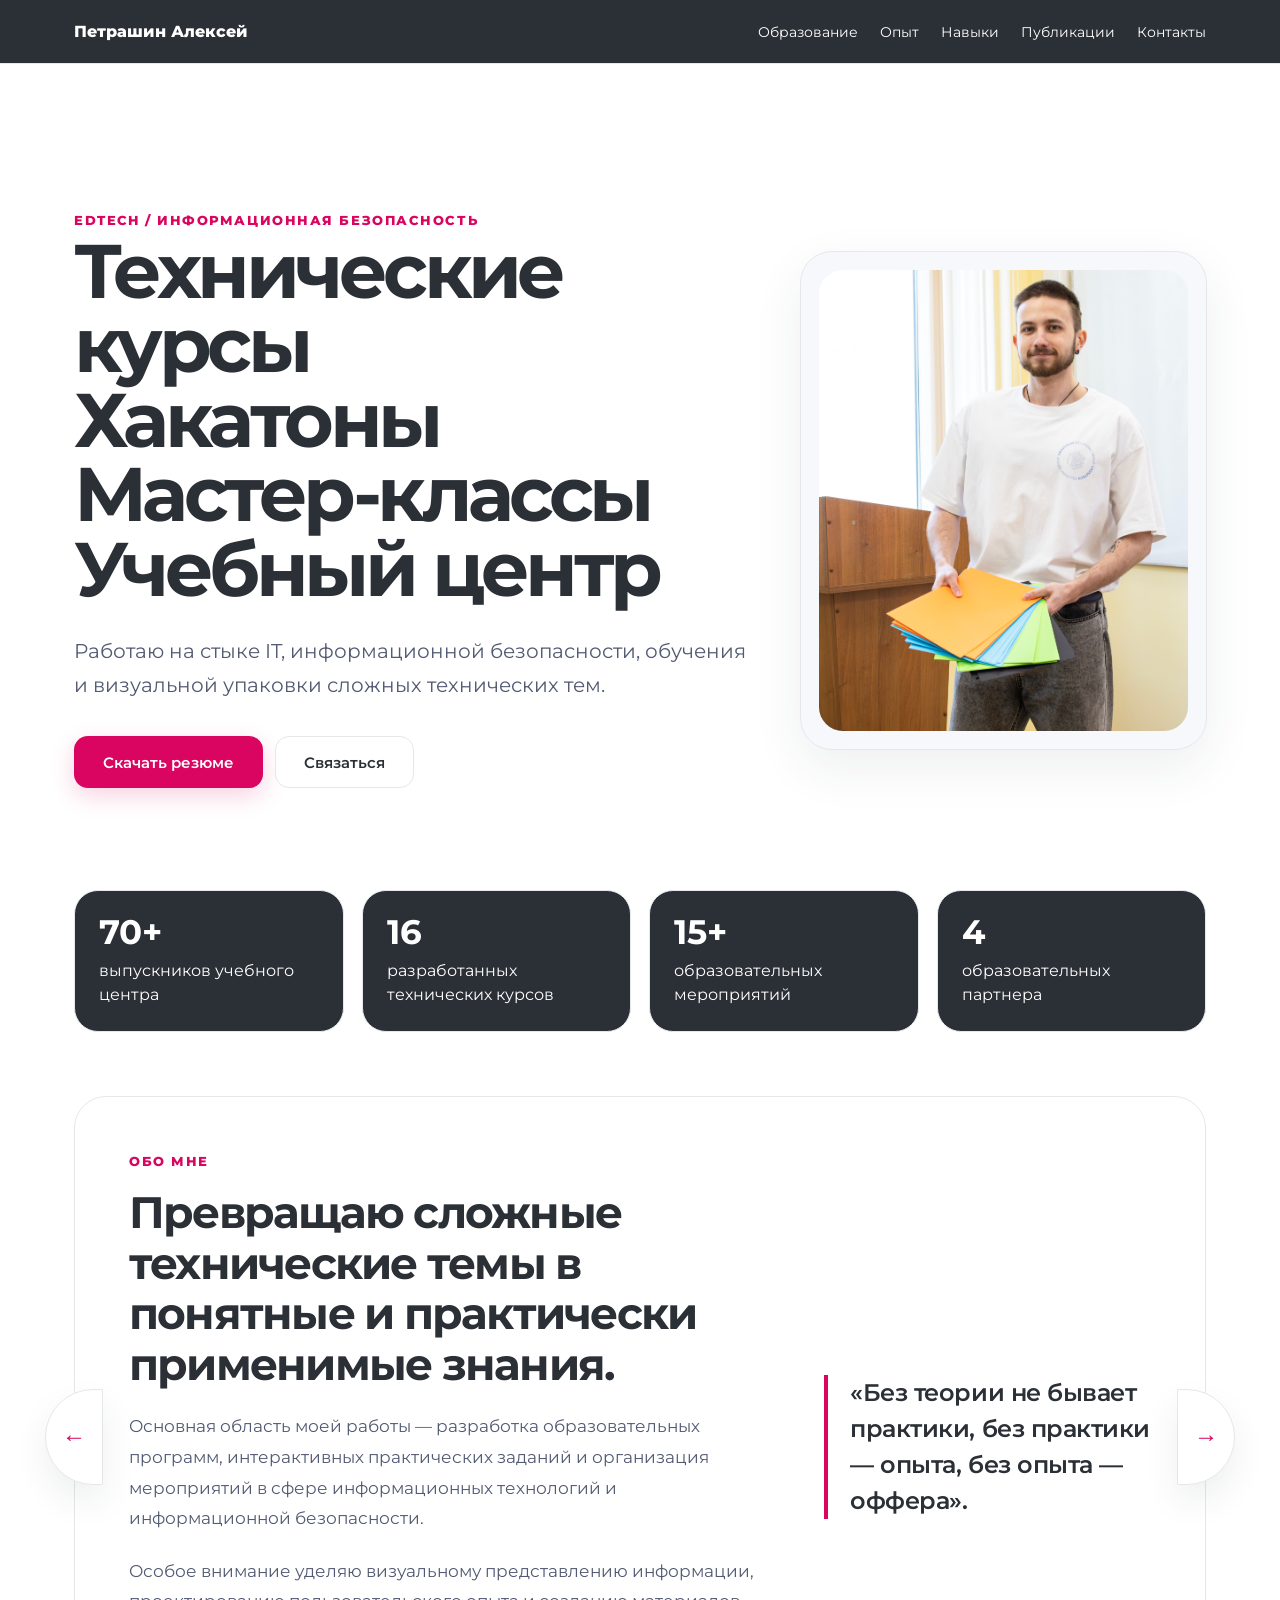
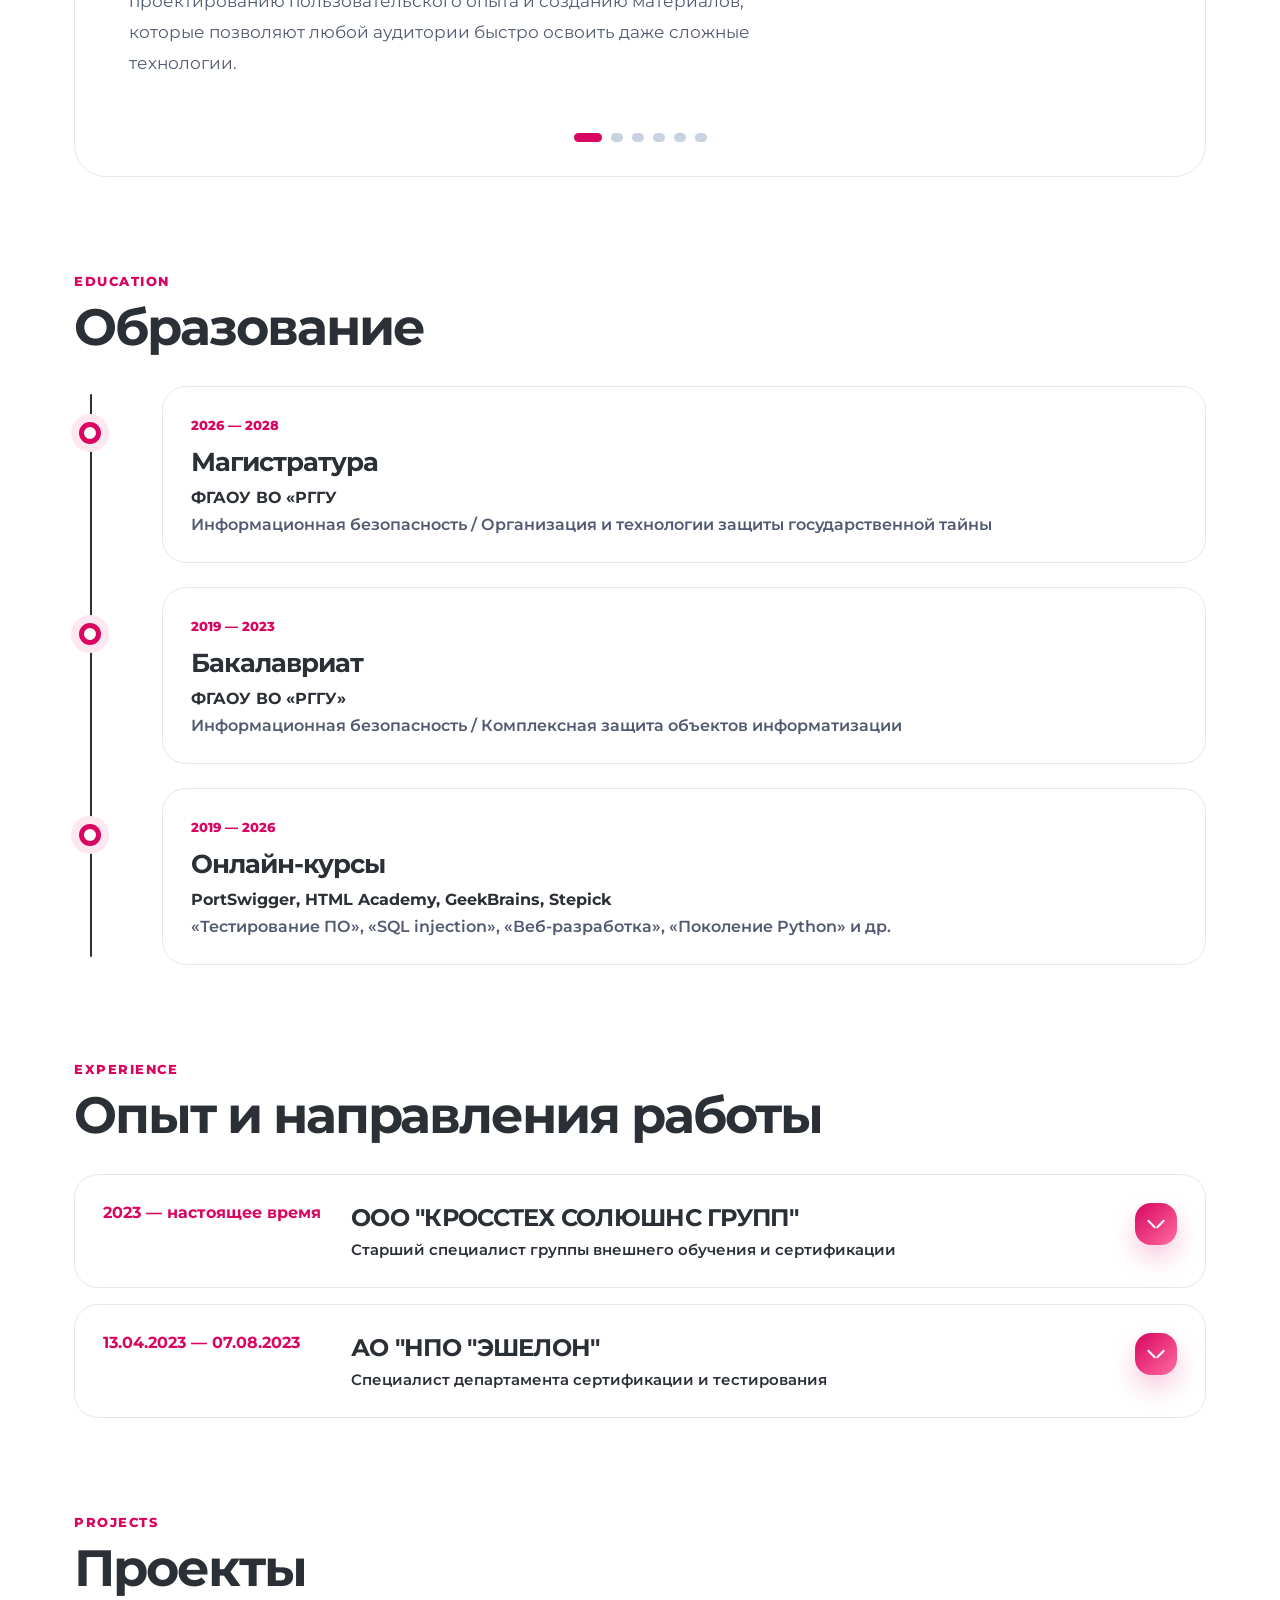
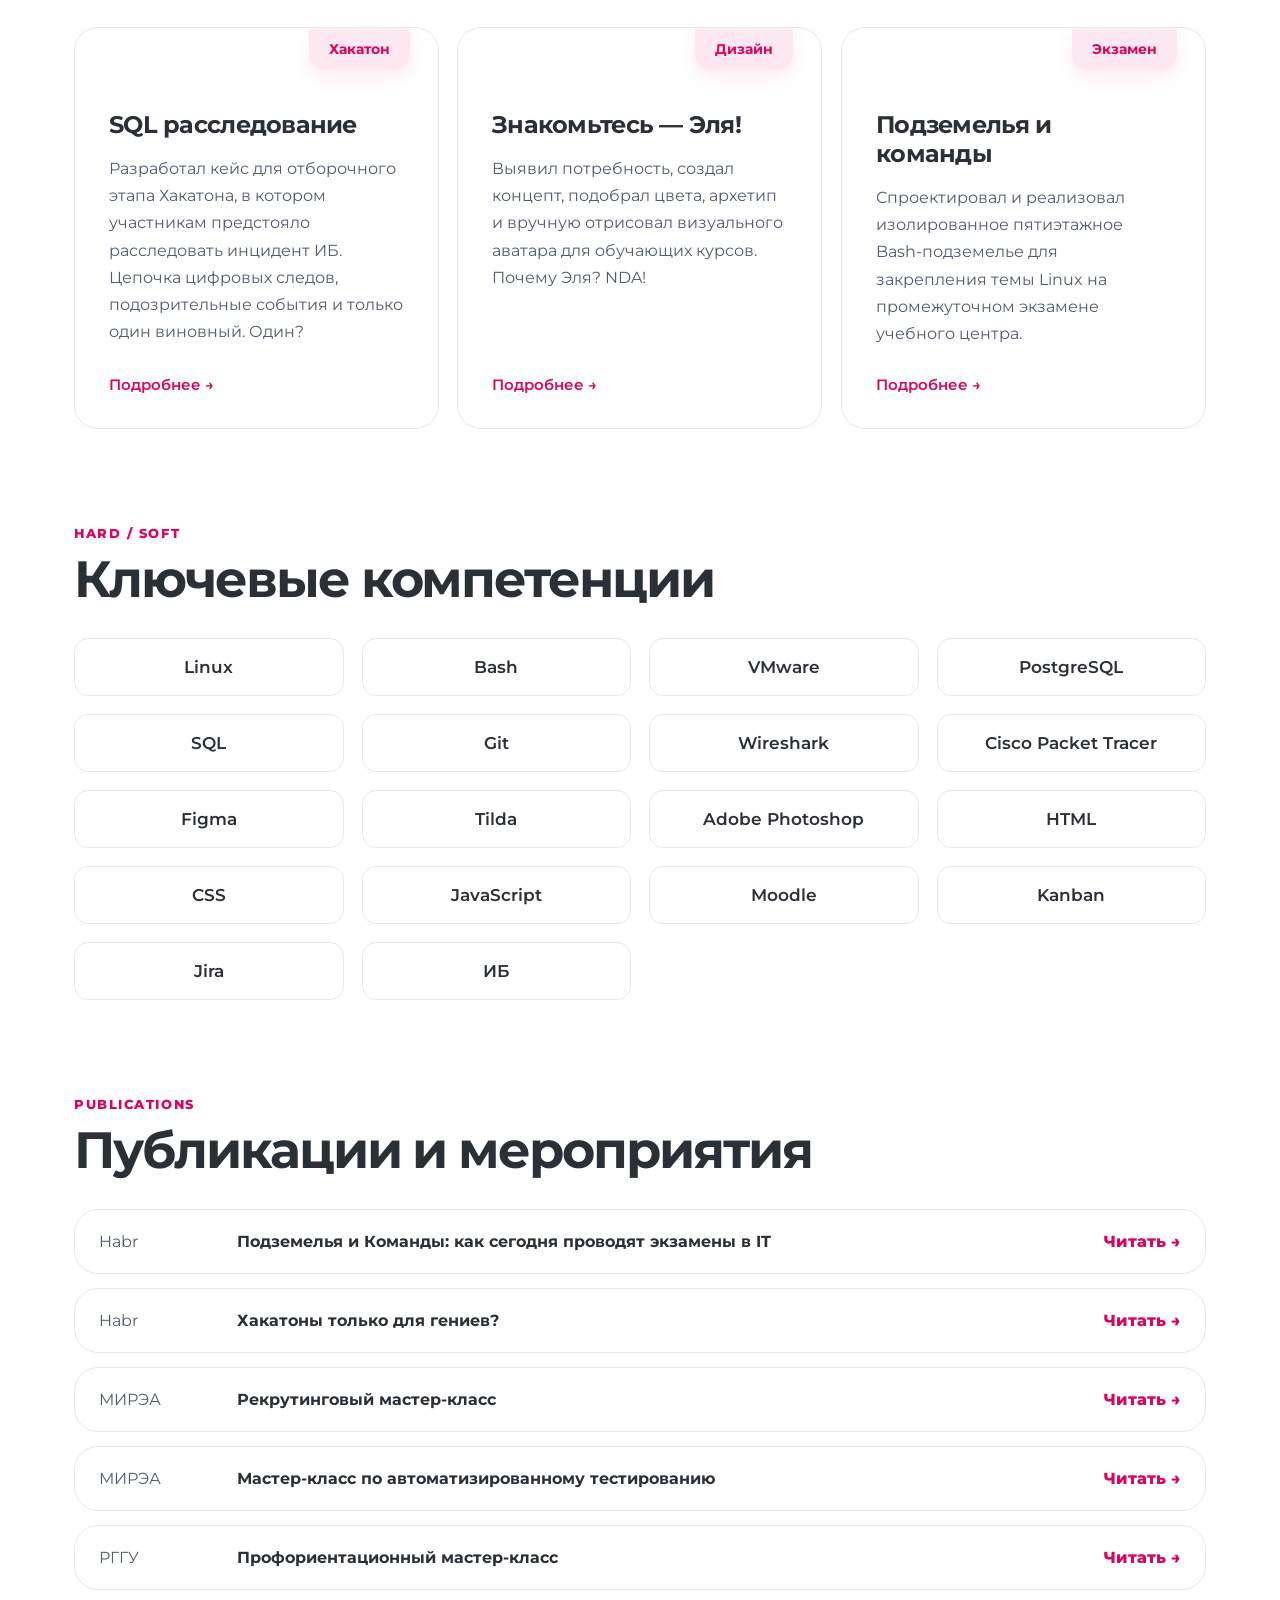
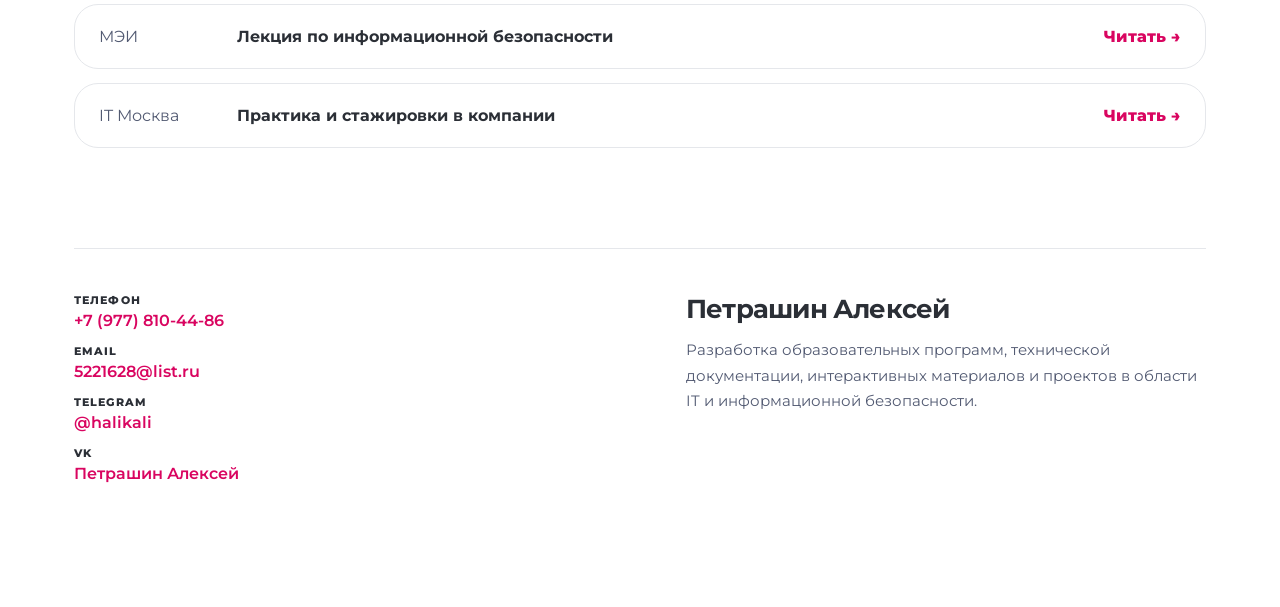
<file: index.html>
<!DOCTYPE html>
<html lang="ru">
<head>
  <meta charset="UTF-8" />
  <meta name="viewport" content="width=device-width, initial-scale=1.0" />

  <title>Петрашин Алексей — резюме</title>
  <link rel="preconnect" href="https://fonts.googleapis.com">
<link rel="preconnect" href="https://fonts.gstatic.com" crossorigin>

<link rel="icon" type="image/png" sizes="32x32" href="src/favicon/favicon-32x32.png">

<link href="https://fonts.googleapis.com/css2?family=Montserrat:wght@100..900&display=swap" rel="stylesheet">
  <link rel="stylesheet" href="css/style.css" />
</head>
<body>

  <header class="site-header">
    <a class="logo" href="#hero_start_card">Петрашин Алексей</a>
    <nav class="nav">
      <a href="#education">Образование</a>
      <a href="#experience">Опыт</a>
      <a href="#skills">Навыки</a>
      <a href="#publications">Публикации</a>
      <a href="#contacts">Контакты</a>
    </nav>
  </header>
  
  <!-- &nbsp;  -->

  <main>


    <section class="hero" id="hero_start_card">
      <div class="hero-content">
        <p class="eyebrow">EdTech / Информационная безопасность</p>
        <h1>Технические курсы<br>Хакатоны<br>Мастер-классы<br> Учебный центр</h1>
        <p class="hero-text">
          Работаю на стыке IT, информационной безопасности, обучения и визуальной упаковки сложных технических тем.
        </p>
        <div class="hero-actions">
          <a class="button primary" href="Petrashin_Alexey.pdf" target="_blank">
          Скачать резюме
          </a>
          <a class="button secondary" href="#contacts">
          Cвязаться
          </a>
        </div>
      </div>
      <div class="hero-card">
        <div class="photo-container">
          <img src="src/pic/me.jpg" alt="Фотография">
        </div>
      </div>
    </section>


    <section class="stats">
      <div>
          <strong>70+</strong>
          <span>выпускников учебного центра</span>
      </div>
      <div>
          <strong>16</strong>
          <span>разработанных технических курсов</span>
      </div>
      <div>
          <strong>15+</strong>
          <span>образовательных мероприятий</span>
      </div>
      <div>
          <strong>4</strong>
          <span>образовательных партнера</span>
      </div>
    </section>


<section class="about-me">

  <p class="eyebrow">Обо мне</p>

  <button class="about-slider-btn about-slider-btn-prev" type="button" id="aboutPrev" aria-label="Предыдущий слайд">
    ←
  </button>

  <button class="about-slider-btn about-slider-btn-next" type="button" id="aboutNext" aria-label="Следующий слайд">
    →
  </button>


  <div class="about-slider-window">
    <div class="about-slider-track" id="aboutSliderTrack">

      <article class="about-slide about-slide-text">
        <div class="about-text">
          <h2>
            Превращаю сложные технические темы
            в понятные и практически применимые знания.
          </h2>

          <p>
            Основная область моей работы — разработка образовательных программ,
            интерактивных практических заданий и организация мероприятий в сфере
            информационных технологий и информационной безопасности.
          </p>

          <p>
            Особое внимание уделяю визуальному представлению информации,
            проектированию пользовательского опыта и созданию материалов,
            которые позволяют любой аудитории быстро освоить даже сложные технологии.
          </p>
        </div>

        <div class="about-quote">
          <blockquote>
            «Без теории не бывает практики, без практики — опыта, без опыта — оффера».
          </blockquote>
        </div>
      </article>

      <article class="about-slide">
        <img src="src/pic/about-1.JPG" alt="Фото">
         <div class="about-photo-badge">
           CrossHack 4.0
           <br>Организатор Хакатона
        </div>
      </article>

      <article class="about-slide">
        <img src="src/pic/about-2.jpg" alt="Фото">
               <div class="about-photo-badge">
           Мастер-класс в РТУ МИРЭА
           <br>Спикер
        </div>
      </article>

      <article class="about-slide">
        <img src="src/pic/about-3.JPG" alt="Фото">
                   <div class="about-photo-badge">
           Пресс-тур студСМИ
           <br>Организатор
        </div>
      </article>

       <article class="about-slide">
        <img src="src/pic/about-4.JPG" alt="Фото">
               <div class="about-photo-badge">
           CrossHack 4.0
           <br>Организатор Хакатона
        </div>
      </article>

      <article class="about-slide">
        <img src="src/pic/about-5.jpg" alt="Фото">
                <div class="about-photo-badge">
           CrossHack 5.0
           <br>Организатор Хакатона
        </div>
      </article>

    </div>
  </div>

  <div class="about-dots" id="aboutDots"></div>

</section>


<section class="section" id="education">
  <div class="section-head">
    <p class="eyebrow">Education</p>
    <h2>Образование</h2>
  </div>

  <div class="education-timeline" id="educationTimeline"></div>
</section>


<!-- Опыт -->
<section class="section" id="experience">
  <div class="section-head">
    <p class="eyebrow">Experience</p>
    <h2>Опыт и направления работы</h2>
  </div>
  <div class="experience-list" id="experienceList"></div>
</section>






<!-- Projects -->
<section class="section" id="projects">
  <div class="section-head">
    <p class="eyebrow">Projects</p>
    <h2>Проекты</h2>
  </div>
<div class="project-grid" id="projectsGrid"></div>
</section>


<!-- Skills -->
<section class="section" id="skills">
  <div class="section-head">
    <p class="eyebrow">Hard / Soft</p>
    <h2>Ключевые компетенции</h2>
  </div>
<div class="skill-grid" id="skillsGrid"></div>
</section>



<section class="section" id="publications">
  <div class="section-head">
    <p class="eyebrow">Publications</p>
    <h2>Публикации и мероприятия</h2>
  </div>
<div class="publication-list" id="publicationsList"></div>
</section>



<!-- Footer -->
<footer class="footer" id="contacts">
  <div class="footer-top">
    <div class="footer-about">
      <h2>Петрашин Алексей</h2>
      <p>
        Разработка образовательных программ, технической документации,
        интерактивных материалов и проектов в области IT и информационной безопасности.
      </p>
    </div>
    <div class="footer-contacts">
      <div class="footer-item">
        <span>Телефон</span>
        <a href="tel:+79778104486">+7 (977) 810-44-86</a>
      </div>
      <div class="footer-item">
        <span>Email</span>
        <a href="mailto:5221628@list.ru">5221628@list.ru</a>
      </div>
      <div class="footer-item">
        <span>Telegram</span>
        <a href="https://t.me/halikali" target="_blank">@halikali</a>
      </div>
      <div class="footer-item">
        <span>VK</span>
        <a href="https://vk.com/id449569898" target="_blank">Петрашин Алексей</a>
      </div>
    </div>
  </div>
</footer>




  </main>
<script src="script.js">
</script>

</body>
</html>
</file>
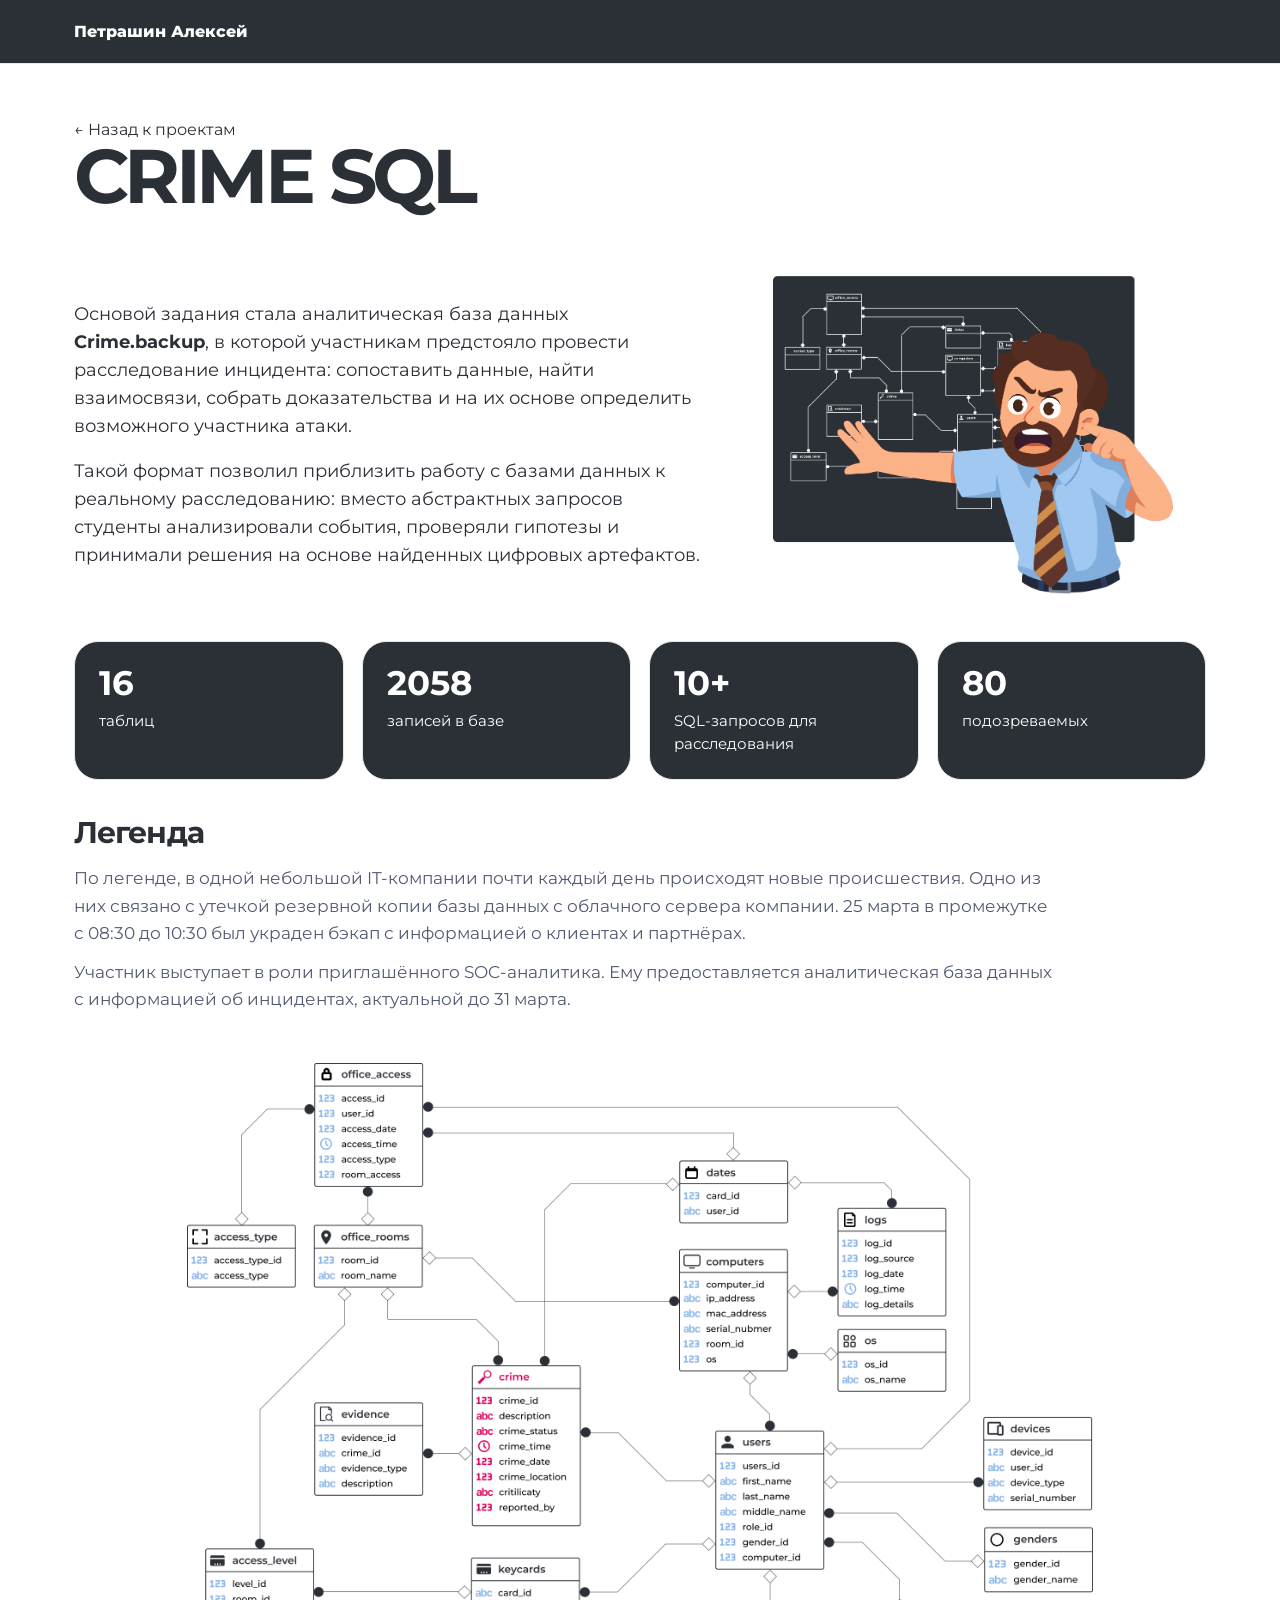
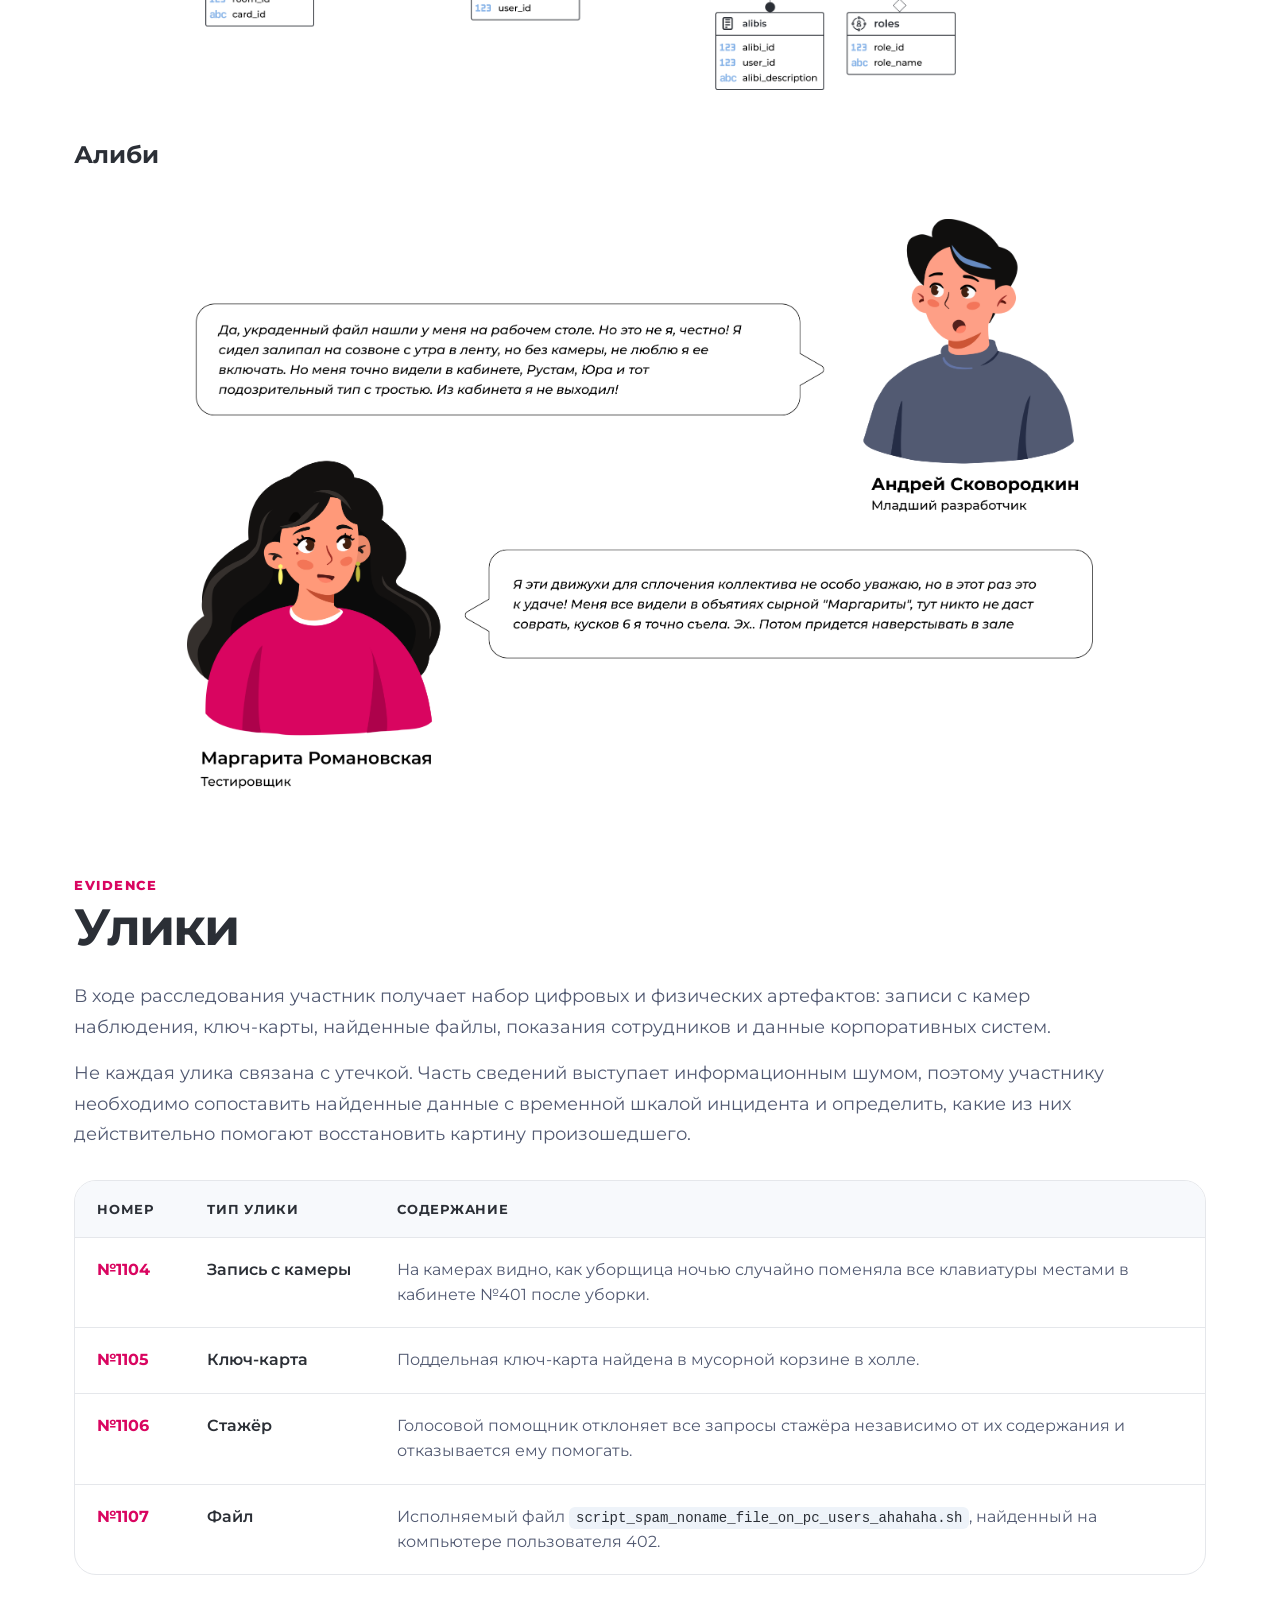
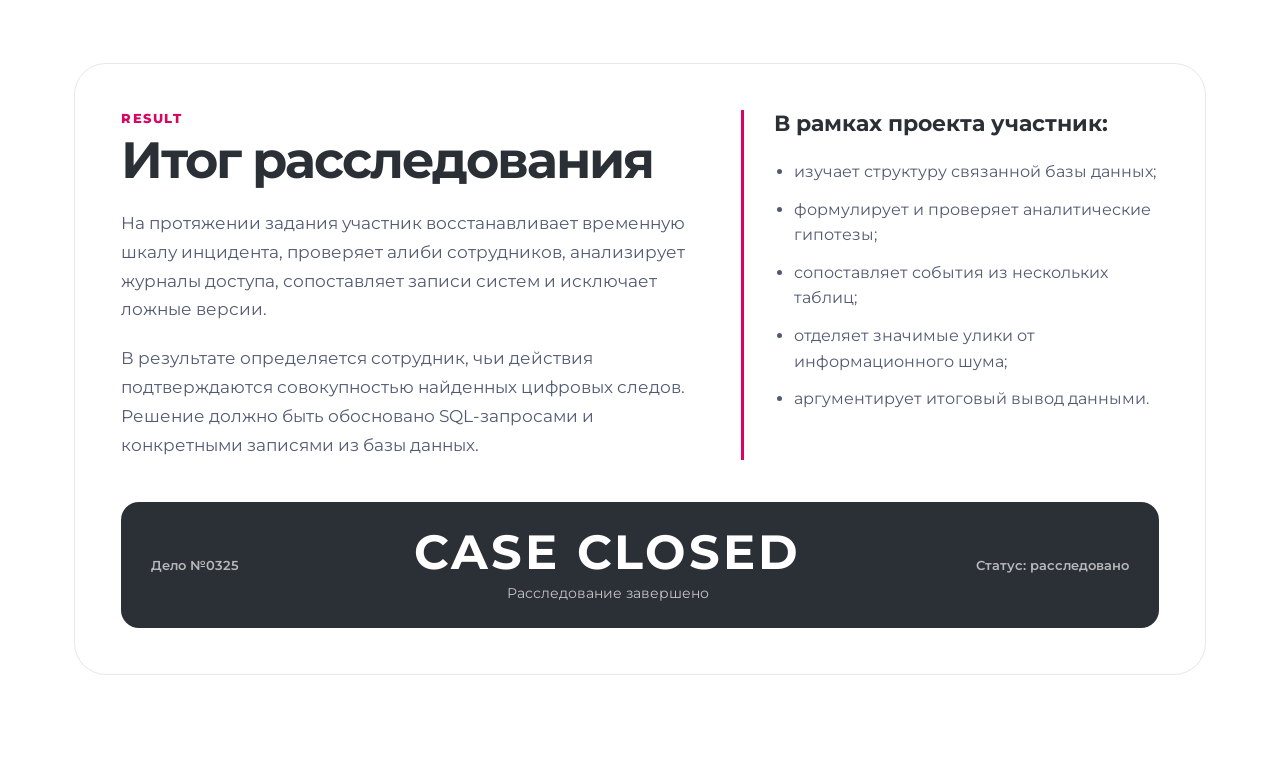
<file: pages/crimesql.html>
<!DOCTYPE html>
<html lang="ru">
<head>
  <meta charset="UTF-8" />
  <meta name="viewport" content="width=device-width, initial-scale=1.0" />

  <title>SQL расследование</title>
  <link rel="preconnect" href="https://fonts.googleapis.com">
<link rel="preconnect" href="https://fonts.gstatic.com" crossorigin>

<link rel="icon" type="image/png" sizes="32x32" href="../src/favicon/favicon-32x32.png">

<link href="https://fonts.googleapis.com/css2?family=Montserrat:wght@100..900&display=swap" rel="stylesheet">
  <link rel="stylesheet" href="../css/style.css" />
</head>
<body>

  <header class="site-header">
    <a class="logo" href="../index.html">Петрашин Алексей</a>
    <!-- <nav class="nav">
      <a href="#education">Образование</a>
      <a href="#experience">Опыт</a>
      <a href="#skills">Навыки</a>
      <a href="#publications">Публикации</a>
      <a href="#contacts">Контакты</a>
    </nav> -->
  </header>
  
  <!-- &nbsp;  -->

<main>
  <section class="project-page">
    <a class="back-link" href="../index.html#projects">← Назад к проектам</a>
  
    <h1>CRIME SQL</h1>
  </section>


 <section class="sql-intro">
  <div class="sql-intro-text">
    <p>
      Основой задания стала аналитическая база данных <strong>Crime.backup</strong>,
      в которой участникам предстояло провести расследование инцидента:
      сопоставить данные, найти взаимосвязи, собрать доказательства и на их
      основе определить возможного участника атаки.
    </p>

    <p>
      Такой формат позволил приблизить работу с базами данных к реальному
      расследованию: вместо абстрактных запросов студенты анализировали события,
      проверяли гипотезы и принимали решения на основе найденных цифровых
      артефактов.
    </p>
  </div>

  <div class="sql-intro-image">
    <img src="../src/pic/crime_bd/crazy_man.png" alt="CRIME SQL">
  </div>
</section>


<section class="stats project-stats">

  <div>
    <strong>16</strong>
    <span>таблиц</span>
  </div>

  <div>
    <strong>2058</strong>
    <span>записей в базе</span>
  </div>

  <div>
    <strong>10+</strong>
    <span>SQL-запросов для расследования</span>
  </div>

  <div>
    <strong>80</strong>
    <span>подозреваемых</span>
  </div>

</section>


<section class="sql-legend">
  <h2>Легенда</h2>

  <p>
    По легенде, в одной небольшой IT-компании почти каждый день происходят новые
    происшествия. Одно из них связано с утечкой резервной копии базы данных с
    облачного сервера компании. 25 марта в промежутке с 08:30 до 10:30 был
    украден бэкап с информацией о клиентах и партнёрах.
  </p>

  <p>
    Участник выступает в роли приглашённого SOC-аналитика. Ему предоставляется
    аналитическая база данных с информацией об инцидентах, актуальной до 31 марта.
  </p>
</section>
<div class="sql_img_wrapper">
<img src="../src/pic/crime_bd/bd_schema.png" class="sql_img_bd">
</div>


<h2>Алиби</h2>
<div class="sql_img_wrapper">
<img src="../src/pic/crime_bd/alibi_pic.png" class="sql_img_alibi">
</div>

<section class="crime-section evidence-section">

  <div class="crime-section-head">
    <p class="eyebrow">Evidence</p>
    <h2>Улики</h2>
  </div>

  <div class="evidence-intro">
    <p>
      В ходе расследования участник получает набор цифровых и физических
      артефактов: записи с камер наблюдения, ключ-карты, найденные файлы,
      показания сотрудников и данные корпоративных систем.
    </p>

    <p>
      Не каждая улика связана с утечкой. Часть сведений выступает
      информационным шумом, поэтому участнику необходимо сопоставить найденные
      данные с временной шкалой инцидента и определить, какие из них действительно
      помогают восстановить картину произошедшего.
    </p>
  </div>

  <div class="evidence-table-wrap">
    <table class="evidence-table">
      <thead>
        <tr>
          <th scope="col">Номер</th>
          <th scope="col">Тип улики</th>
          <th scope="col">Содержание</th>
        </tr>
      </thead>

      <tbody>
        <tr>
          <td>№1104</td>
          <td>Запись с камеры</td>
          <td>
            На камерах видно, как уборщица ночью случайно поменяла все
            клавиатуры местами в кабинете №401 после уборки.
          </td>
        </tr>

        <tr>
          <td>№1105</td>
          <td>Ключ-карта</td>
          <td>
            Поддельная ключ-карта найдена в мусорной корзине в холле.
          </td>
        </tr>

        <tr>
          <td>№1106</td>
          <td>Стажёр</td>
          <td>
            Голосовой помощник отклоняет все запросы стажёра независимо
            от их содержания и отказывается ему помогать.
          </td>
        </tr>

        <tr>
          <td>№1107</td>
          <td>Файл</td>
          <td>
            Исполняемый файл
            <code>script_spam_noname_file_on_pc_users_ahahaha.sh</code>,
            найденный на компьютере пользователя 402.
          </td>
        </tr>
      </tbody>
    </table>
  </div>

</section>

<section class="crime-section investigation-result">

  <div class="investigation-result-content">

    <div class="investigation-result-text">
      <p class="eyebrow">Result</p>
      <h2>Итог расследования</h2>

      <p>
        На протяжении задания участник восстанавливает временную шкалу
        инцидента, проверяет алиби сотрудников, анализирует журналы доступа,
        сопоставляет записи систем и исключает ложные версии.
      </p>

      <p>
        В результате определяется сотрудник, чьи действия подтверждаются
        совокупностью найденных цифровых следов. Решение должно быть обосновано
        SQL-запросами и конкретными записями из базы данных.
      </p>
    </div>

    <div class="investigation-result-list">
      <h3>В рамках проекта участник:</h3>

      <ul>
        <li>изучает структуру связанной базы данных;</li>
        <li>формулирует и проверяет аналитические гипотезы;</li>
        <li>сопоставляет события из нескольких таблиц;</li>
        <li>отделяет значимые улики от информационного шума;</li>
        <li>аргументирует итоговый вывод данными.</li>
      </ul>
    </div>

  </div>

  <div class="case-closed">
    <span class="case-closed-label">Дело №0325</span>

    <div class="case-closed-main">
      <strong>CASE CLOSED</strong>
      <span>Расследование завершено</span>
    </div>

    <span class="case-closed-status">Статус: расследовано</span>
  </div>

</section>





</main>



 


<script src="../script.js">
</script>

</body>
</html>
</file>
<file: css/style.css>
@import url("./other.css");
@import url("./header.css");
@import url("./hero.css");
@import url("./about.css");
@import url("./paralax.css");
@import url("./education.css");
@import url("./stats.css");
@import url("./skills.css");
@import url("./footer.css");
@import url("./experience.css");
@import url("./crime_sql.css");

:root {
  --bg: #F0F4FA;
  --bg-soft: #f7f8fb;
  --text: #2b2f36;
  --muted: #525a72;
  --line: #e5e7eb;
  --accent: #D90560;
  --accent-soft: #fde8f1;
  --blue-soft: #e7f1fd;

  --radius-xl: 32px;
  --radius-lg: 24px;
  --radius-md: 16px;

  --shadow: 0 18px 50px rgba(43, 47, 54, 0.08);
}

* {
  box-sizing: border-box;
}

html {
  scroll-behavior: smooth;
}

body {
  margin: 0;
  font-family: "Montserrat", Arial, sans-serif;
  color: var(--text);
  /* background: var(--bg); */
  background-color: #fff;
}

a {
  color: inherit;
  text-decoration: none;
}

main {
  max-width: 1180px;
  margin: 0 auto;
  padding: 56px 24px 90px;
}

h1 {
  max-width: 820px;
  margin: 0;
  font-size: clamp(42px, 6vw, 76px);
  line-height: 0.98;
  letter-spacing: -0.06em;
}

.eyebrow {
  margin: 0 0 6px;
  color: var(--accent);
  font-size: 13px;
  font-weight: 800;
  letter-spacing: 0.12em;
  text-transform: uppercase;
}
</file>
